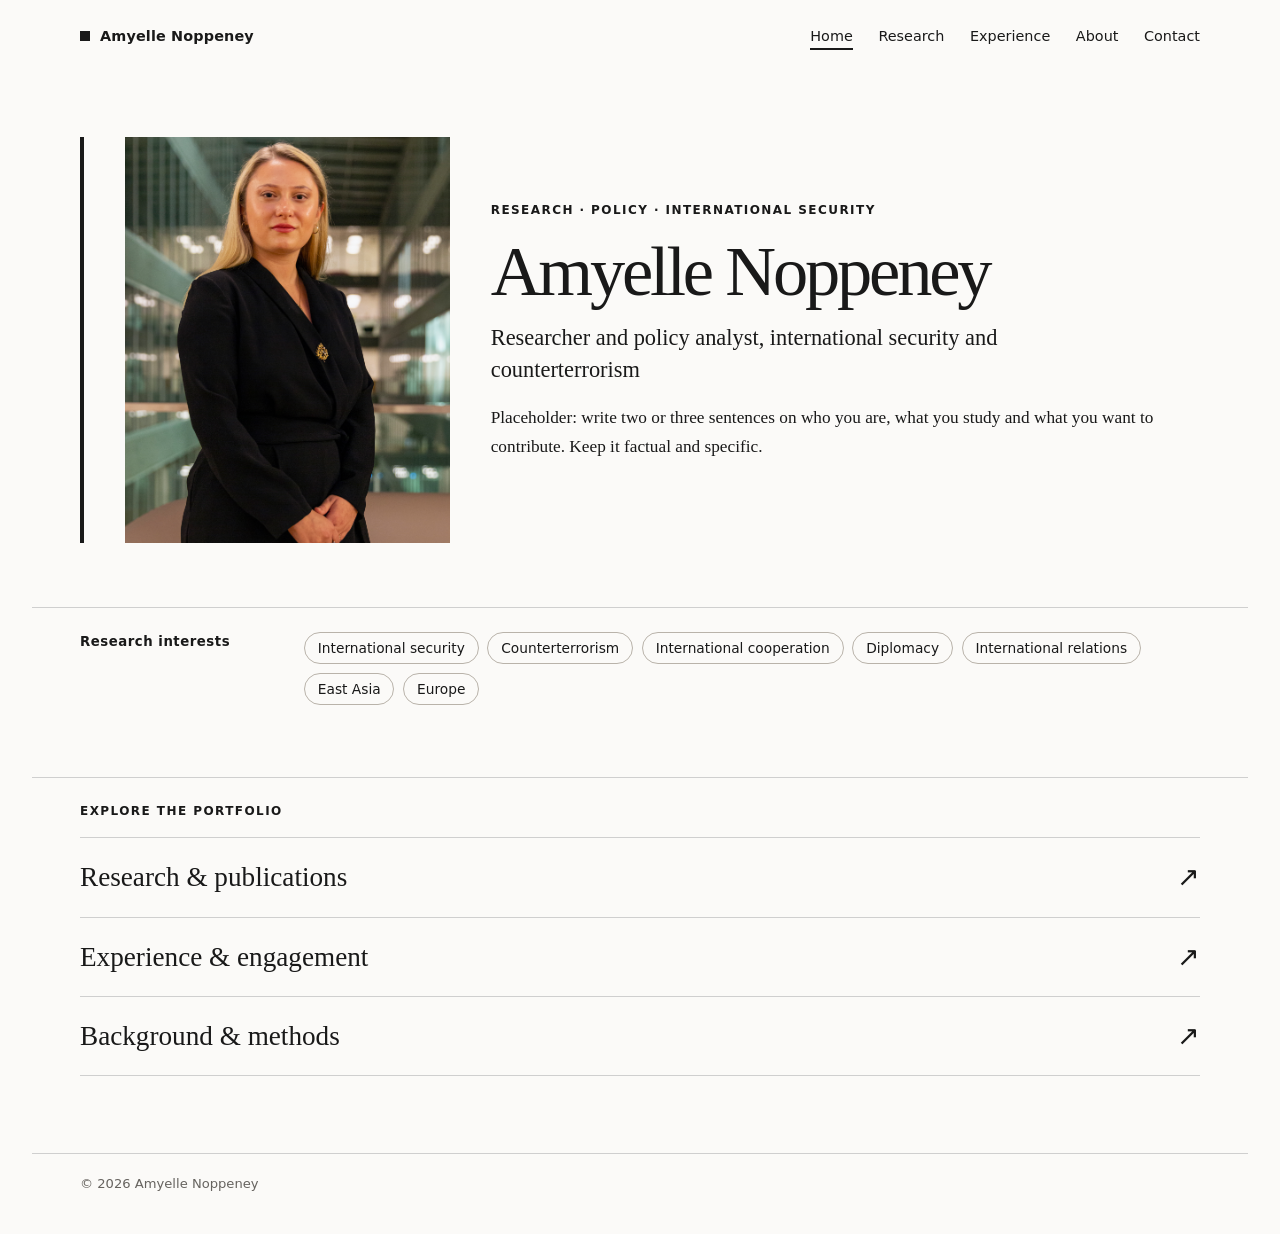
<file: index.html>
<!doctype html>
<html lang="en">
<head>
<meta charset="utf-8">
<meta name="viewport" content="width=device-width, initial-scale=1">
<title>Your Name, Researcher and Policy Analyst</title>
<meta name="description" content="Early-career political science researcher and policy analyst in international security, counterterrorism and international institutional cooperation.">
<meta property="og:title" content="Your Name, Researcher and Policy Analyst">
<meta property="og:description" content="Early-career political science researcher and policy analyst in international security, counterterrorism and international institutional cooperation.">
<meta property="og:type" content="website">
<link rel="stylesheet" href="styles.css">
<link rel="icon" href="data:image/svg+xml,%3Csvg xmlns='http://www.w3.org/2000/svg' viewBox='0 0 10 10'%3E%3Crect width='10' height='10'/%3E%3C/svg%3E">
</head>
<body data-page="home">
<a class="skip" href="#main">Skip to content</a>
<header id="site-header"></header>
<main id="main"><noscript><p class="wrap">This site needs JavaScript enabled to display its content.</p></noscript></main>
<footer id="site-footer"></footer>
<script src="app.js"></script>
</body>
</html>
</file>
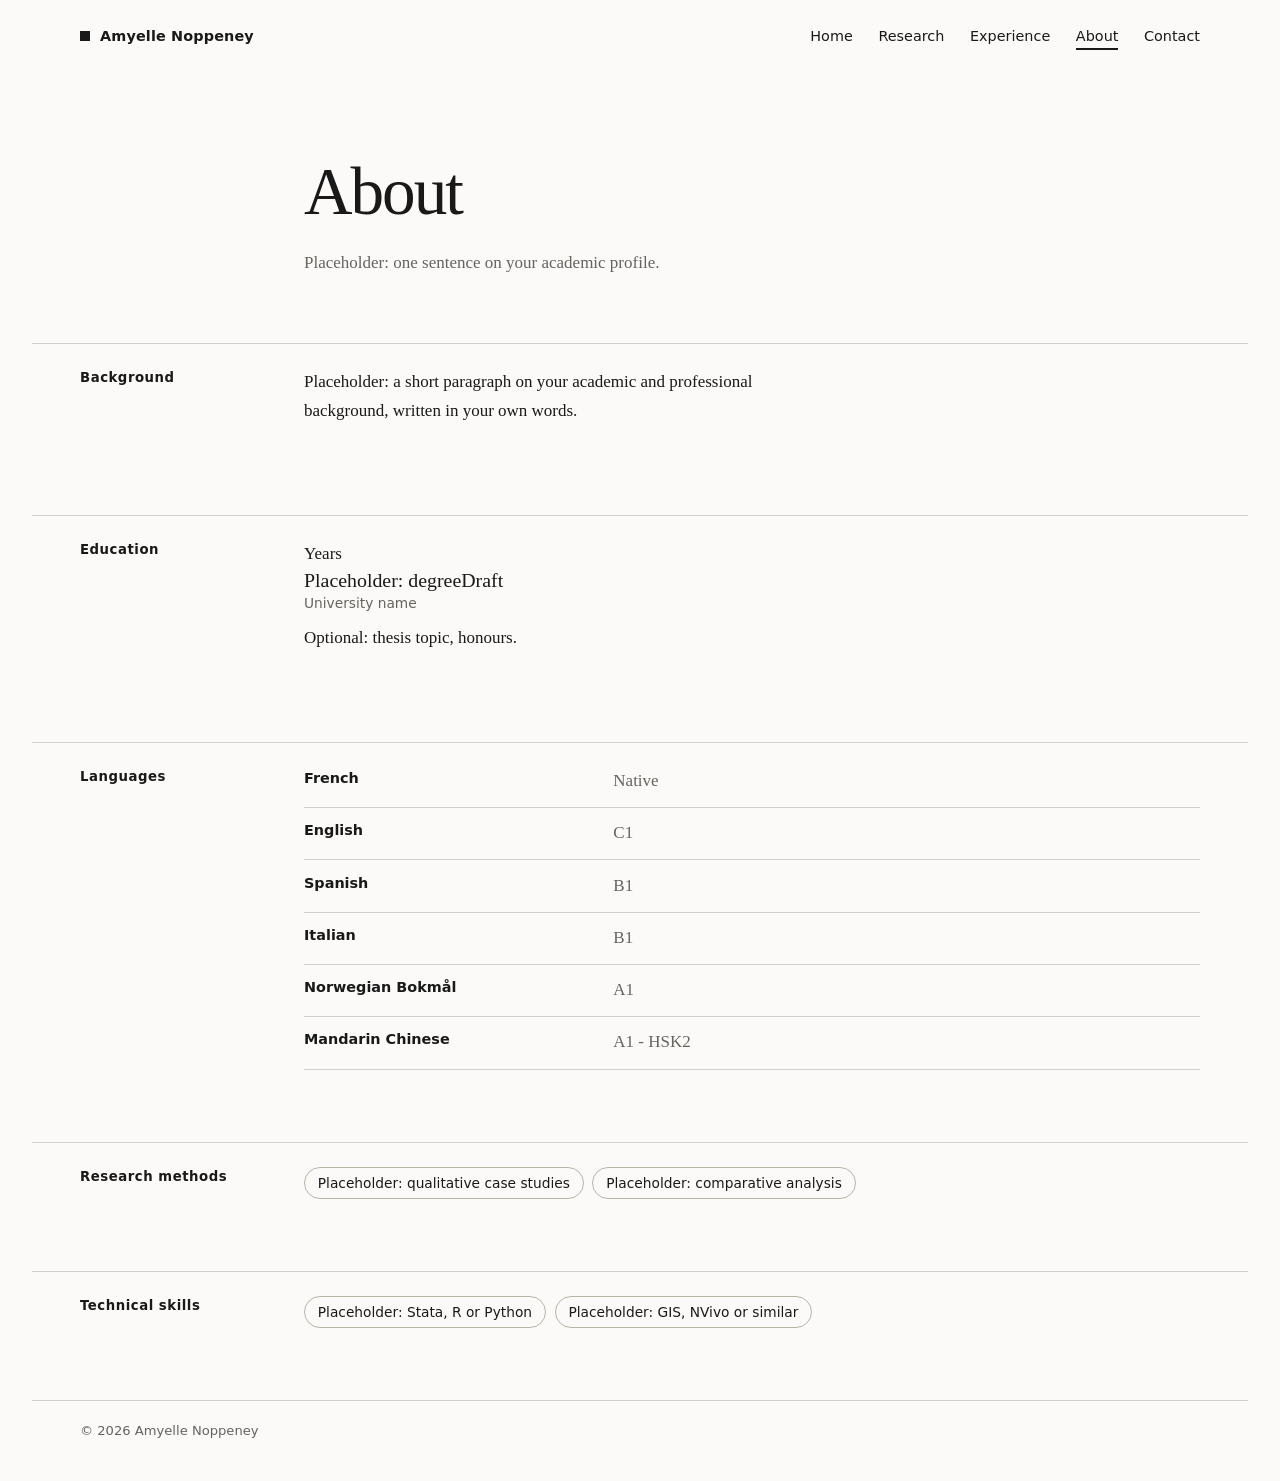
<file: about.html>
<!doctype html>
<html lang="en">
<head>
<meta charset="utf-8">
<meta name="viewport" content="width=device-width, initial-scale=1">
<title>About, Your Name</title>
<meta name="description" content="Academic background, languages, methods and technical skills.">
<meta property="og:title" content="About, Your Name">
<meta property="og:description" content="Academic background, languages, methods and technical skills.">
<meta property="og:type" content="website">
<link rel="stylesheet" href="styles.css">
<link rel="icon" href="data:image/svg+xml,%3Csvg xmlns='http://www.w3.org/2000/svg' viewBox='0 0 10 10'%3E%3Crect width='10' height='10'/%3E%3C/svg%3E">
</head>
<body data-page="about">
<a class="skip" href="#main">Skip to content</a>
<header id="site-header"></header>
<main id="main"><noscript><p class="wrap">This site needs JavaScript enabled to display its content.</p></noscript></main>
<footer id="site-footer"></footer>
<script src="app.js"></script>
</body>
</html>
</file>
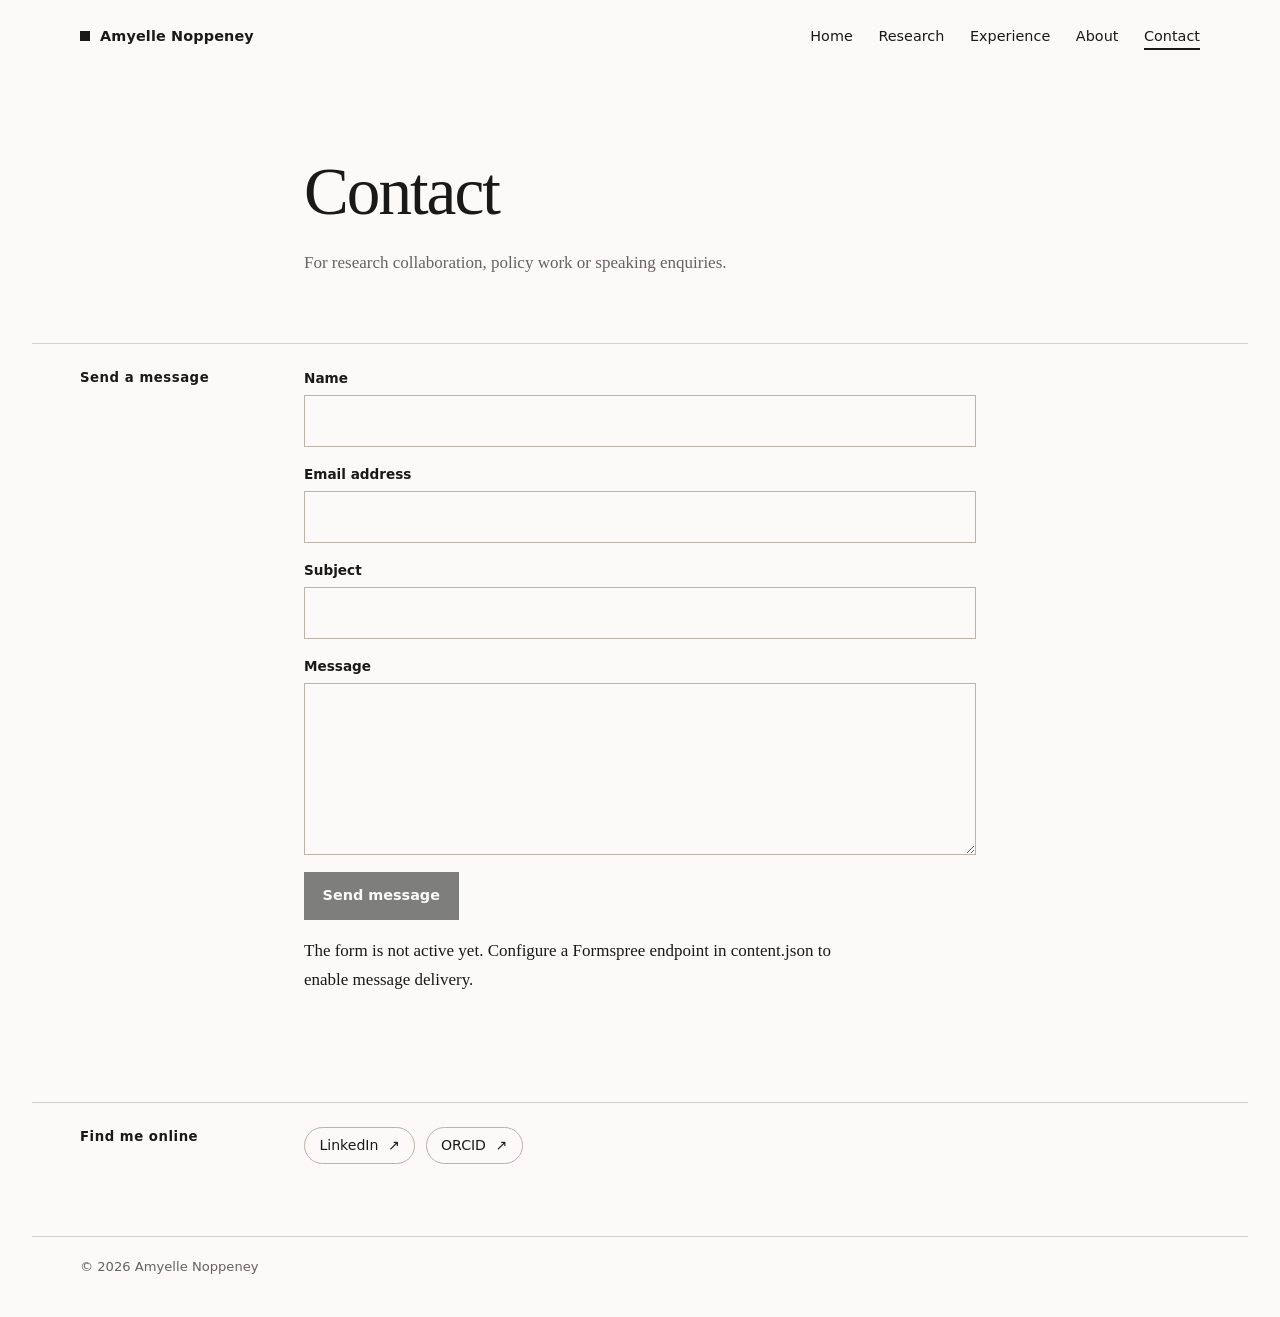
<file: contact.html>
<!doctype html>
<html lang="en">
<head>
<meta charset="utf-8">
<meta name="viewport" content="width=device-width, initial-scale=1">
<title>Contact, Your Name</title>
<meta name="description" content="Professional contact details and profiles.">
<meta property="og:title" content="Contact, Your Name">
<meta property="og:description" content="Professional contact details and profiles.">
<meta property="og:type" content="website">
<link rel="stylesheet" href="styles.css">
<link rel="icon" href="data:image/svg+xml,%3Csvg xmlns='http://www.w3.org/2000/svg' viewBox='0 0 10 10'%3E%3Crect width='10' height='10'/%3E%3C/svg%3E">
</head>
<body data-page="contact">
<a class="skip" href="#main">Skip to content</a>
<header id="site-header"></header>
<main id="main"><noscript><p class="wrap">This site needs JavaScript enabled to display its content.</p></noscript></main>
<footer id="site-footer"></footer>
<script src="app.js"></script>
</body>
</html>
</file>
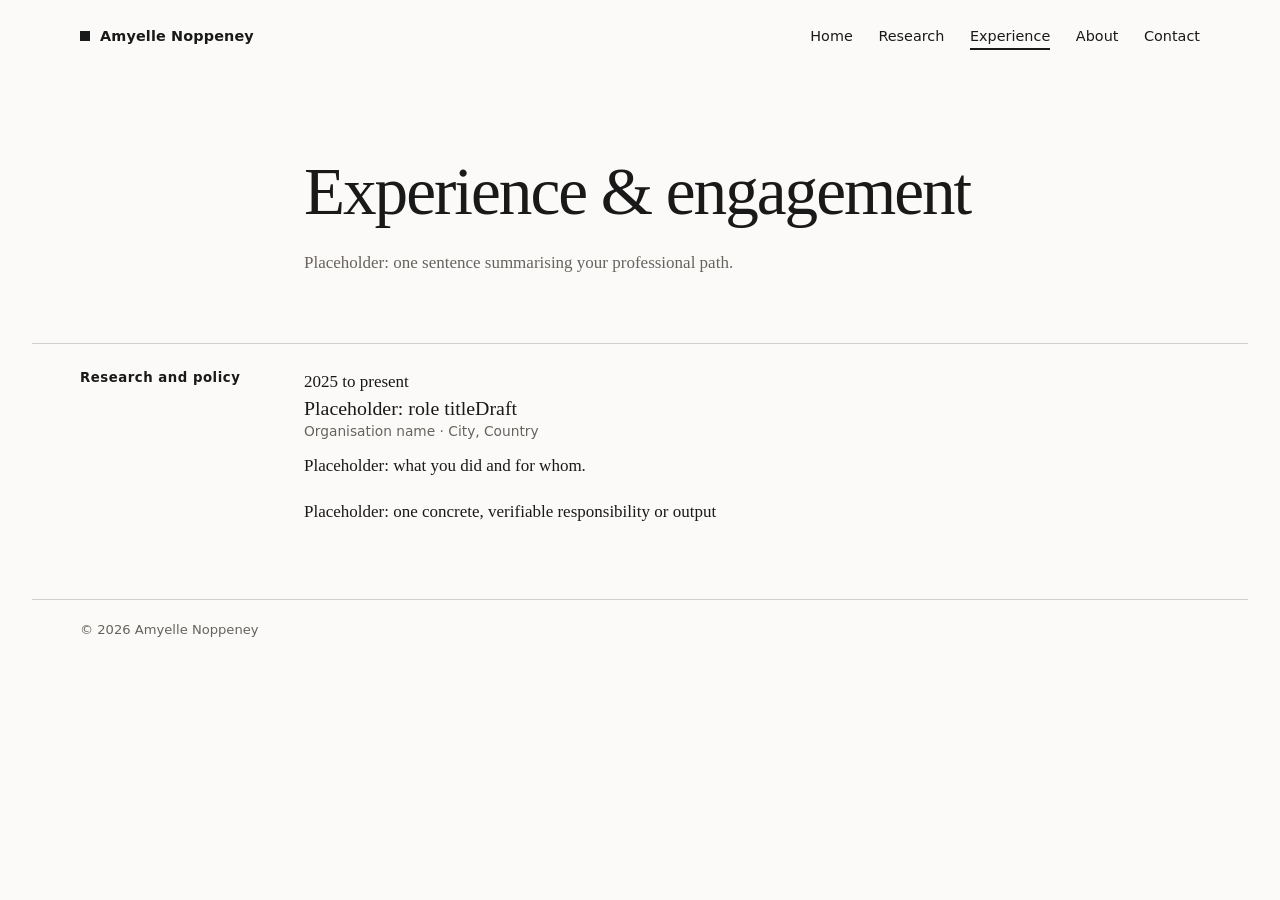
<file: experience.html>
<!doctype html>
<html lang="en">
<head>
<meta charset="utf-8">
<meta name="viewport" content="width=device-width, initial-scale=1">
<title>Experience, Your Name</title>
<meta name="description" content="Professional, institutional, research and editorial experience.">
<meta property="og:title" content="Experience, Your Name">
<meta property="og:description" content="Professional, institutional, research and editorial experience.">
<meta property="og:type" content="website">
<link rel="stylesheet" href="styles.css">
<link rel="icon" href="data:image/svg+xml,%3Csvg xmlns='http://www.w3.org/2000/svg' viewBox='0 0 10 10'%3E%3Crect width='10' height='10'/%3E%3C/svg%3E">
</head>
<body data-page="experience">
<a class="skip" href="#main">Skip to content</a>
<header id="site-header"></header>
<main id="main"><noscript><p class="wrap">This site needs JavaScript enabled to display its content.</p></noscript></main>
<footer id="site-footer"></footer>
<script src="app.js"></script>
</body>
</html>
</file>
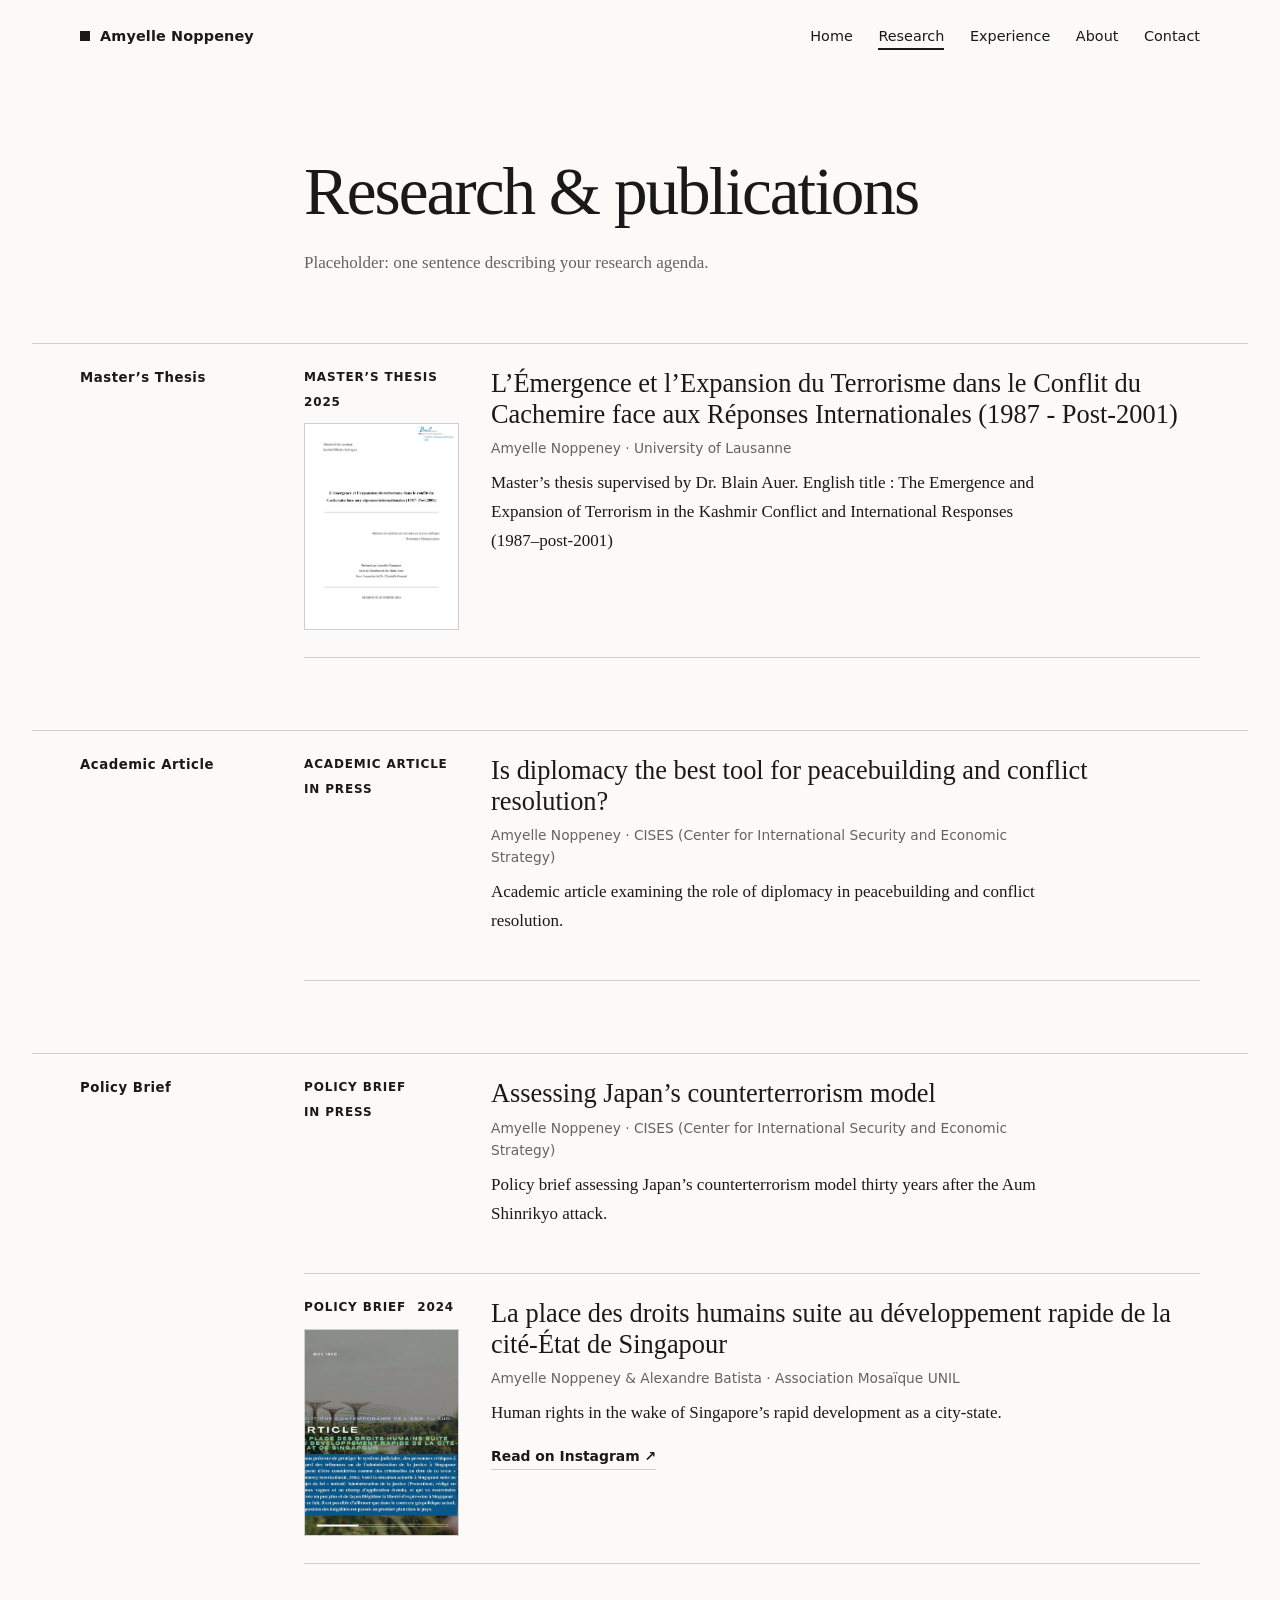
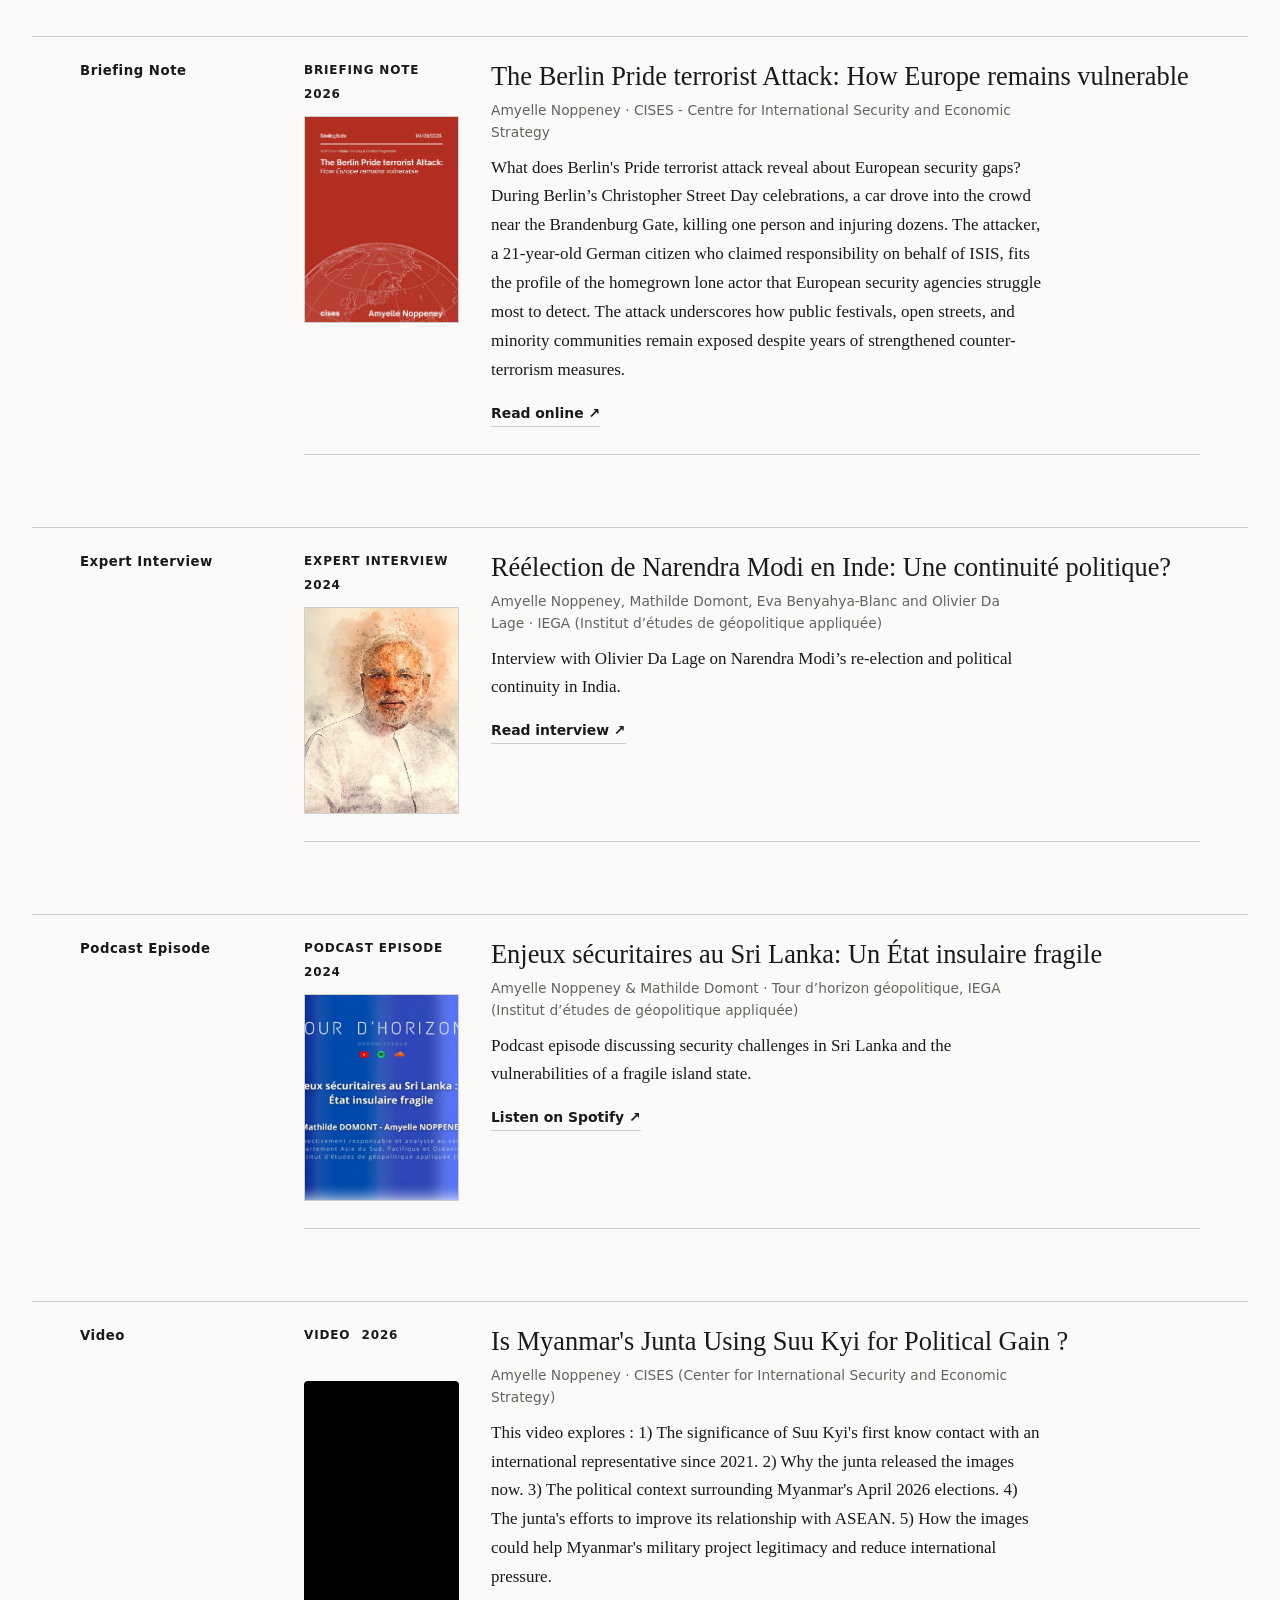
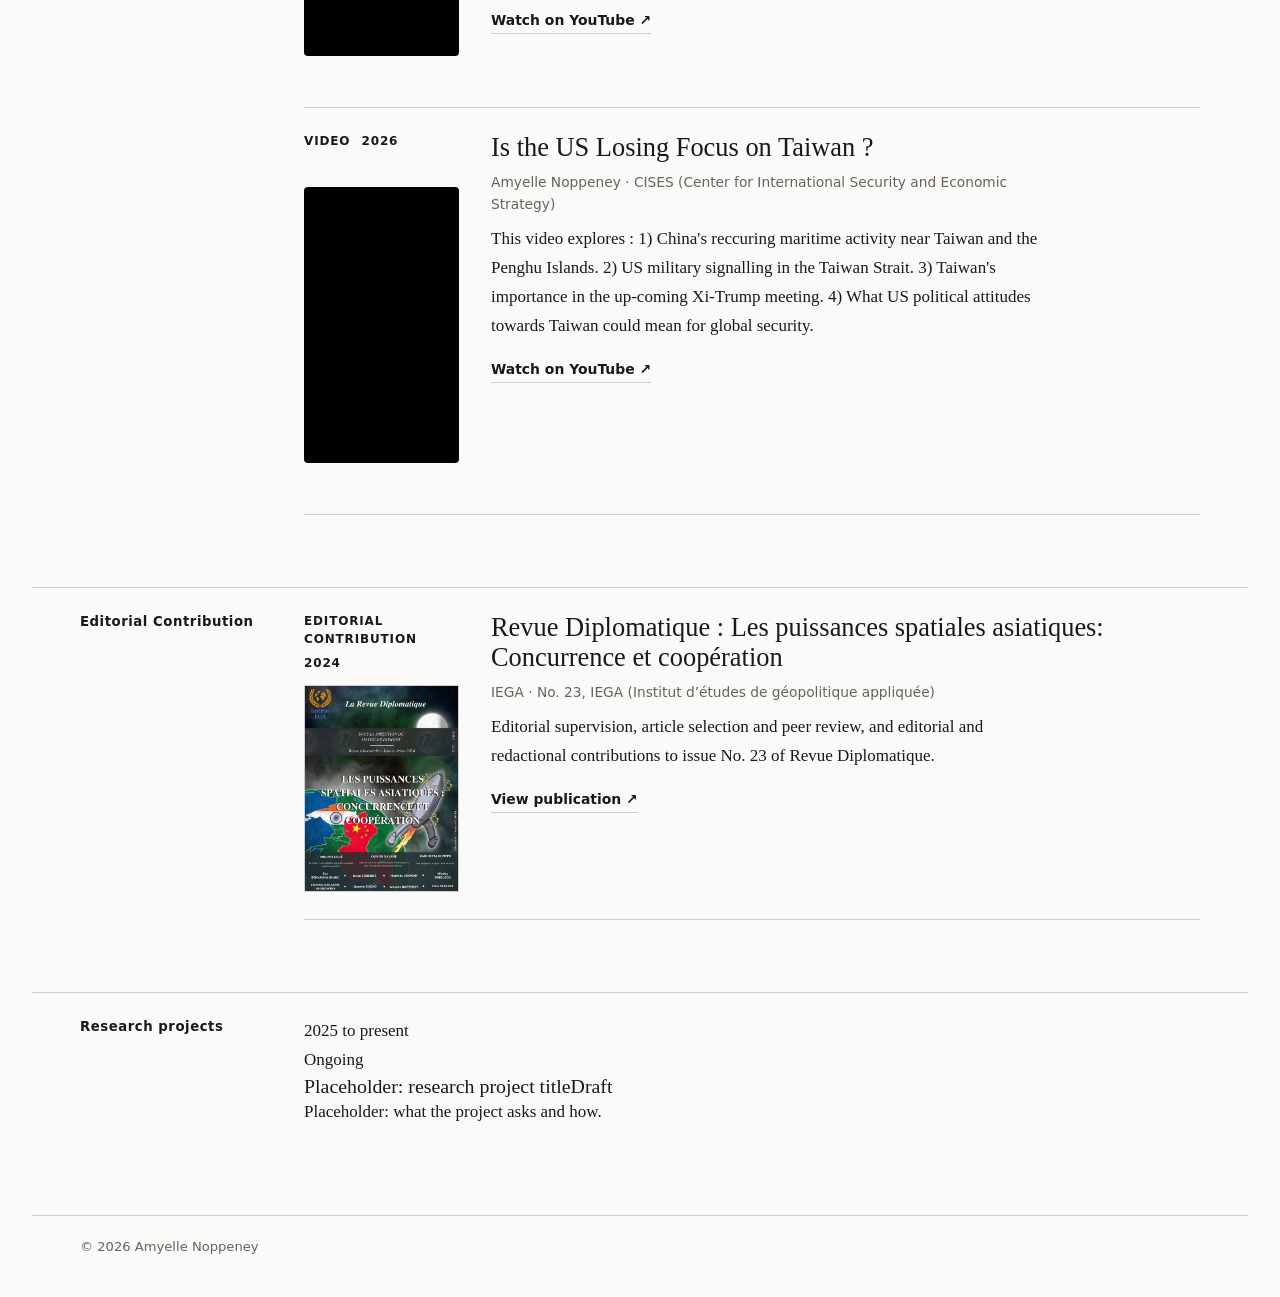
<file: research.html>
<!doctype html>
<html lang="en">
<head>
<meta charset="utf-8">
<meta name="viewport" content="width=device-width, initial-scale=1">
<title>Research and Publications, Your Name</title>
<meta name="description" content="Articles, policy briefs and research projects on international security and counterterrorism.">
<meta property="og:title" content="Research and Publications, Your Name">
<meta property="og:description" content="Articles, policy briefs and research projects on international security and counterterrorism.">
<meta property="og:type" content="website">
<link rel="stylesheet" href="styles.css">
<link rel="icon" href="data:image/svg+xml,%3Csvg xmlns='http://www.w3.org/2000/svg' viewBox='0 0 10 10'%3E%3Crect width='10' height='10'/%3E%3C/svg%3E">
</head>
<body data-page="research">
<a class="skip" href="#main">Skip to content</a>
<header id="site-header"></header>
<main id="main"><noscript><p class="wrap">This site needs JavaScript enabled to display its content.</p></noscript></main>
<footer id="site-footer"></footer>
<script src="app.js"></script>
</body>
</html>
</file>
<file: styles.css>
/* Monochrome academic portfolio */
:root {
  --ink: #191919;
  --paper: #fbfaf8;
  --grey: #66635f;
  --rule: #cfcfcf;
  --wash: #f1f1ef;
  --accent: #191919;
  --serif: Charter, "Iowan Old Style", "Palatino Linotype", Georgia, serif;
  --sans: system-ui, -apple-system, "Segoe UI", Helvetica, Arial, sans-serif;
  --gutter: clamp(1.25rem, 4vw, 3rem);
  --side: 11rem;
  --max: 76rem;
}

* { box-sizing: border-box; }
html { font-size: 100%; scroll-behavior: smooth; }

body {
  margin: 0;
  background: var(--paper);
  color: var(--ink);
  font: 1.0625rem/1.7 var(--serif);
  -webkit-font-smoothing: antialiased;
}

img { display: block; max-width: 100%; }
a {
  color: inherit;
  text-decoration-thickness: 1px;
  text-underline-offset: .2em;
}
a:hover { color: var(--accent); text-decoration-thickness: 2px; }
:focus-visible { outline: 3px solid var(--accent); outline-offset: 3px; }

.skip {
  position: absolute;
  left: -999px;
  top: 0;
  background: var(--ink);
  color: var(--paper);
  padding: .6rem 1rem;
  z-index: 9;
}
.skip:focus { left: 0; }

.wrap {
  max-width: var(--max);
  margin: 0 auto;
  padding: 0 var(--gutter);
}

h1, h2, h3 { font-weight: 400; line-height: 1.15; margin: 0; }
p { margin: 0 0 1em; max-width: 62ch; }
ul { list-style: none; margin: 0; padding: 0; }

.eyebrow {
  font: 600 .75rem/1.5 var(--sans);
  letter-spacing: .12em;
  text-transform: uppercase;
  color: var(--accent);
  margin: 0 0 1.1rem;
}

/* Header */
.bar {
  display: flex;
  justify-content: space-between;
  align-items: baseline;
  gap: 1rem 2rem;
  flex-wrap: wrap;
  padding-top: 1.5rem;
  padding-bottom: 1.5rem;
  font-family: var(--sans);
  font-size: .9rem;
}

.brand {
  font-weight: 650;
  text-decoration: none;
  display: inline-flex;
  align-items: center;
  gap: .6rem;
  letter-spacing: .01em;
}

.brand::before {
  content: "";
  width: .65rem;
  height: .65rem;
  background: var(--accent);
}

nav ul {
  display: flex;
  gap: .4rem 1.6rem;
  flex-wrap: wrap;
}

nav a {
  text-decoration: none;
  padding: .25rem 0;
  border-bottom: 2px solid transparent;
}

nav a:hover,
nav a[aria-current="page"] {
  border-color: var(--accent);
}

/* Home: vertical bar first, portrait second, text third */
.hero {
  padding-top: clamp(2.5rem, 5vw, 4.5rem);
  padding-bottom: clamp(2.5rem, 5vw, 4.5rem);
  display: grid;
  grid-template-columns: 4px minmax(150px, 29%) minmax(0, 1fr);
  gap: 0 clamp(1.4rem, 3.2vw, 2.8rem);
  align-items: center;
}

.hero-rule {
  align-self: stretch;
  background: var(--ink);
  min-height: 17rem;
}

.hero-copy { min-width: 0; }

.hero h1 {
  font-size: clamp(2.5rem, 5.5vw, 4.8rem);
  letter-spacing: -.045em;
  line-height: .98;
  margin-bottom: 1rem;
}

.hero .role {
  font: 400 clamp(1.05rem, 1.8vw, 1.4rem)/1.45 var(--serif);
  margin-bottom: 1.1rem;
  max-width: 38rem;
}

.hero .lede {
  font-size: clamp(1rem, 1.35vw, 1.12rem);
  line-height: 1.65;
  max-width: 43em;
}

.hero-portrait {
  justify-self: stretch;
  width: 100%;
  max-width: 100%;
}

.hero-portrait img {
  width: 100%;
  aspect-ratio: 4 / 5;
  object-fit: cover;
  object-position: center;
  filter: none;;
}

/* Page headings */
.page-head {
  padding-top: clamp(2.5rem, 7vw, 5rem);
  padding-bottom: clamp(1.5rem, 4vw, 3rem);
  display: grid;
  grid-template-columns: var(--side) minmax(0, 1fr);
  gap: 0 var(--gutter);
}

.page-head h1 {
  font-size: clamp(2.2rem, 6vw, 4.2rem);
  letter-spacing: -.03em;
  grid-column: 2;
}

.page-head p {
  grid-column: 2;
  margin-top: 1.2rem;
  color: var(--grey);
}

/* Sections */
.sec {
  display: grid;
  grid-template-columns: var(--side) minmax(0, 1fr);
  gap: 1rem var(--gutter);
  border-top: 1px solid var(--rule);
  padding-top: 1.5rem;
  padding-bottom: clamp(2.5rem, 6vw, 4.5rem);
}

.sec > h2 {
  font: 600 .83rem/1.5 var(--sans);
  letter-spacing: .04em;
}

.sec-body { min-width: 0; }

.tags {
  display: flex;
  flex-wrap: wrap;
  gap: .55rem;
}

.tags li {
  border: 1px solid #b9b3aa;
  border-radius: 999px;
  padding: .25rem .8rem;
  font: .86rem/1.6 var(--sans);
  background: transparent;
}

.approach {
  font-size: clamp(1.1rem, 2vw, 1.35rem);
  max-width: 42em;
}


/* Publications */
.publication-list {
  display: grid;
  gap: 1.5rem;
}

.publication-card {
  display: grid;
  grid-template-columns: minmax(100px, 155px) minmax(0, 1fr);
  gap: clamp(1rem, 3vw, 2rem);
  padding: 0 0 1.7rem;
  border-bottom: 1px solid var(--rule);
}

/* Colonne de gauche : type + couverture */
.publication-sidebar {
  display: flex;
  flex-direction: column;
  align-items: stretch;
  gap: .8rem;
  min-width: 0;
}

.publication-sidebar .publication-meta {
  display: flex;
  flex-wrap: wrap;
  gap: .4rem .7rem;
  margin: 0;
  font: 600 .75rem/1.5 var(--sans);
  text-transform: uppercase;
  letter-spacing: .07em;
  color: var(--accent);
}

.cover-link {
  display: block;
  align-self: start;
  width: 100%;
}

.publication-cover {
  display: block;
  width: 100%;
  height: auto;
  aspect-ratio: 3 / 4;
  object-fit: cover;
  object-position: top;
  border: 1px solid var(--rule);
  background: var(--wash);
}

/* Colonne de droite : titre + résumé */
.publication-content {
  min-width: 0;
}

.publication-card h3 {
  font-size: clamp(1.25rem, 2.2vw, 1.65rem);
  margin-bottom: .5rem;
}

.publication-summary {
  max-width: 65ch;
}

.sub {
  font: .86rem/1.6 var(--sans);
  color: var(--grey);
  margin-bottom: .65rem;
}

.links {
  font: .87rem/1.6 var(--sans);
  display: flex;
  gap: .7rem 1.2rem;
  flex-wrap: wrap;
  margin: .9rem 0 0;
}

.links a {
  color: var(--accent);
  text-decoration: none;
  border-bottom: 1px solid var(--rule);
  padding-bottom: .1rem;
}

.links a:hover {
  border-color: var(--accent);
}

/* Mobile */
@media (max-width: 560px) {
  .publication-card {
    grid-template-columns: minmax(90px, 115px) minmax(0, 1fr);
    gap: 1rem;
  }
}


/* Home page links */
.home-next {
  border-top: 1px solid var(--rule);
  padding-top: 1.5rem;
  padding-bottom: clamp(3rem, 6vw, 5rem);
}

.home-next-links { border-top: 1px solid var(--rule); }

.home-next-links a {
  display: flex;
  justify-content: space-between;
  gap: 1rem;
  padding: 1rem 0;
  border-bottom: 1px solid var(--rule);
  text-decoration: none;
  font-size: clamp(1.2rem, 2.4vw, 1.7rem);
}

.home-next-links a span:last-child { color: var(--accent); }

/* About and contact */
.dl { margin: 0; }

.dl-row {
  display: grid;
  grid-template-columns: minmax(9rem, 1fr) 2fr;
  gap: 1rem;
  padding: .7rem 0;
  border-bottom: 1px solid var(--rule);
}

.dl-row:first-child { padding-top: 0; }
.dl dt { font: 600 .9rem/1.6 var(--sans); }
.dl dd { margin: 0; color: var(--grey); }

.social-chips {
  display: flex;
  flex-wrap: wrap;
  gap: .65rem;
}

.chip-link {
  display: inline-flex;
  align-items: center;
  gap: .6rem;
  border: 1px solid #b9b3aa;
  border-radius: 999px;
  padding: .45rem .9rem;
  font: .88rem/1.5 var(--sans);
  text-decoration: none;
  transition: background .15s ease, color .15s ease, border-color .15s ease;
}

.chip-link:hover {
  background: var(--accent);
  border-color: var(--accent);
  color: white;
}

.contact-form {
  display: grid;
  gap: 1.1rem;
  max-width: 42rem;
}

.form-field { display: grid; gap: .4rem; }

.form-field label {
  font: 600 .85rem/1.5 var(--sans);
}

.form-field input,
.form-field textarea {
  width: 100%;
  border: 1px solid #b9b3aa;
  border-radius: 0;
  background: transparent;
  color: var(--ink);
  padding: .8rem .9rem;
  font: 1rem/1.5 var(--sans);
}

.form-field textarea { resize: vertical; }

.form-field input:focus,
.form-field textarea:focus {
  outline: 2px solid var(--accent);
  outline-offset: 1px;
}

.submit-button {
  justify-self: start;
  display: inline-flex;
  align-items: center;
  gap: 1.5rem;
  border: 1px solid var(--accent);
  background: var(--accent);
  color: white;
  padding: .75rem 1.1rem;
  font: 600 .9rem/1.5 var(--sans);
  cursor: pointer;
}

.submit-button:hover:not(:disabled) {
  background: var(--ink);
  border-color: var(--ink);
}

.submit-button:disabled { opacity: .55; cursor: not-allowed; }

.form-status {
  font: .9rem/1.6 var(--sans);
  color: var(--grey);
  margin: 0;
}

/* Footer */
footer .footer-inner {
  border-top: 1px solid var(--rule);
  padding-top: 1.2rem;
  padding-bottom: 2.5rem;
  font: .82rem/1.6 var(--sans);
  color: var(--grey);
  display: flex;
  justify-content: space-between;
  gap: 1rem;
  flex-wrap: wrap;
}

/* Responsive */
@media (max-width: 900px) {
  :root { --side: 8rem; }
  .hero {
    grid-template-columns: 4px minmax(130px, 30%) minmax(0, 1fr);
    gap: 0 1.4rem;
  }
}

@media (max-width: 760px) {
  :root { --side: 0; }

  .bar { align-items: flex-start; }
  nav ul { gap: .35rem 1rem; }

  .hero {
    grid-template-columns: 3px minmax(110px, 32%) minmax(0, 1fr);
    gap: 0 1rem;
    align-items: start;
  }

  .hero-rule {
    grid-column: 1;
    grid-row: 1 / span 2;
    width: 3px;
    min-height: 100%;
    margin: 0;
  }

  .hero-portrait {
    grid-column: 2;
    grid-row: 1;
    width: 100%;
  }

  .hero-copy { grid-column: 3; grid-row: 1; }

  .hero h1 {
    font-size: clamp(2.25rem, 8vw, 4rem);
    overflow-wrap: anywhere;
  }

  .hero .role { font-size: .9rem; }

  .page-head, .sec { grid-template-columns: 1fr; }
  .page-head h1, .page-head p { grid-column: 1; }
  .sec > h2 { margin-bottom: .2rem; }
  .item { grid-template-columns: 1fr; gap: .3rem; }

  .publication-card {
    grid-template-columns: 95px minmax(0, 1fr);
    gap: 1rem;
  }

  .publication-card:not(:has(.publication-cover)) {
    grid-template-columns: 1fr;
  }
}

@media (max-width: 440px) {
  .hero { grid-template-columns: 3px minmax(0, 1fr); gap: 0 1rem; }

  .hero-rule {
    grid-column: 1;
    grid-row: 1 / span 2;
  }

  .hero-portrait {
    grid-column: 2;
    grid-row: 1;
    max-width: 190px;
    margin-bottom: 1.4rem;
  }

  .hero-copy { grid-column: 2; grid-row: 2; }

  .publication-card { grid-template-columns: 1fr; }
  .publication-cover { max-width: 190px; }
  .dl-row { grid-template-columns: 1fr; gap: .15rem; }
}

@media (prefers-reduced-motion: reduce) {
  html { scroll-behavior: auto; }
  *, *::before, *::after { transition-duration: .01ms !important; }
}

@media print {
  .skip, nav, .contact-form { display: none; }
  body { background: #fff; }
}


.publication-video {
  position: relative;
  width: 100%;
  max-width: 360px;
  aspect-ratio: 9 / 16;
  margin: 1.5rem 0;
  overflow: hidden;
  border-radius: 4px;
  background: #000;
}

.publication-video iframe {
  position: absolute;
  inset: 0;
  width: 100%;
  height: 100%;
  border: 0;
}


/* Article links in bold */
.publication-card a {
  font-weight: 700;
}
</file>
